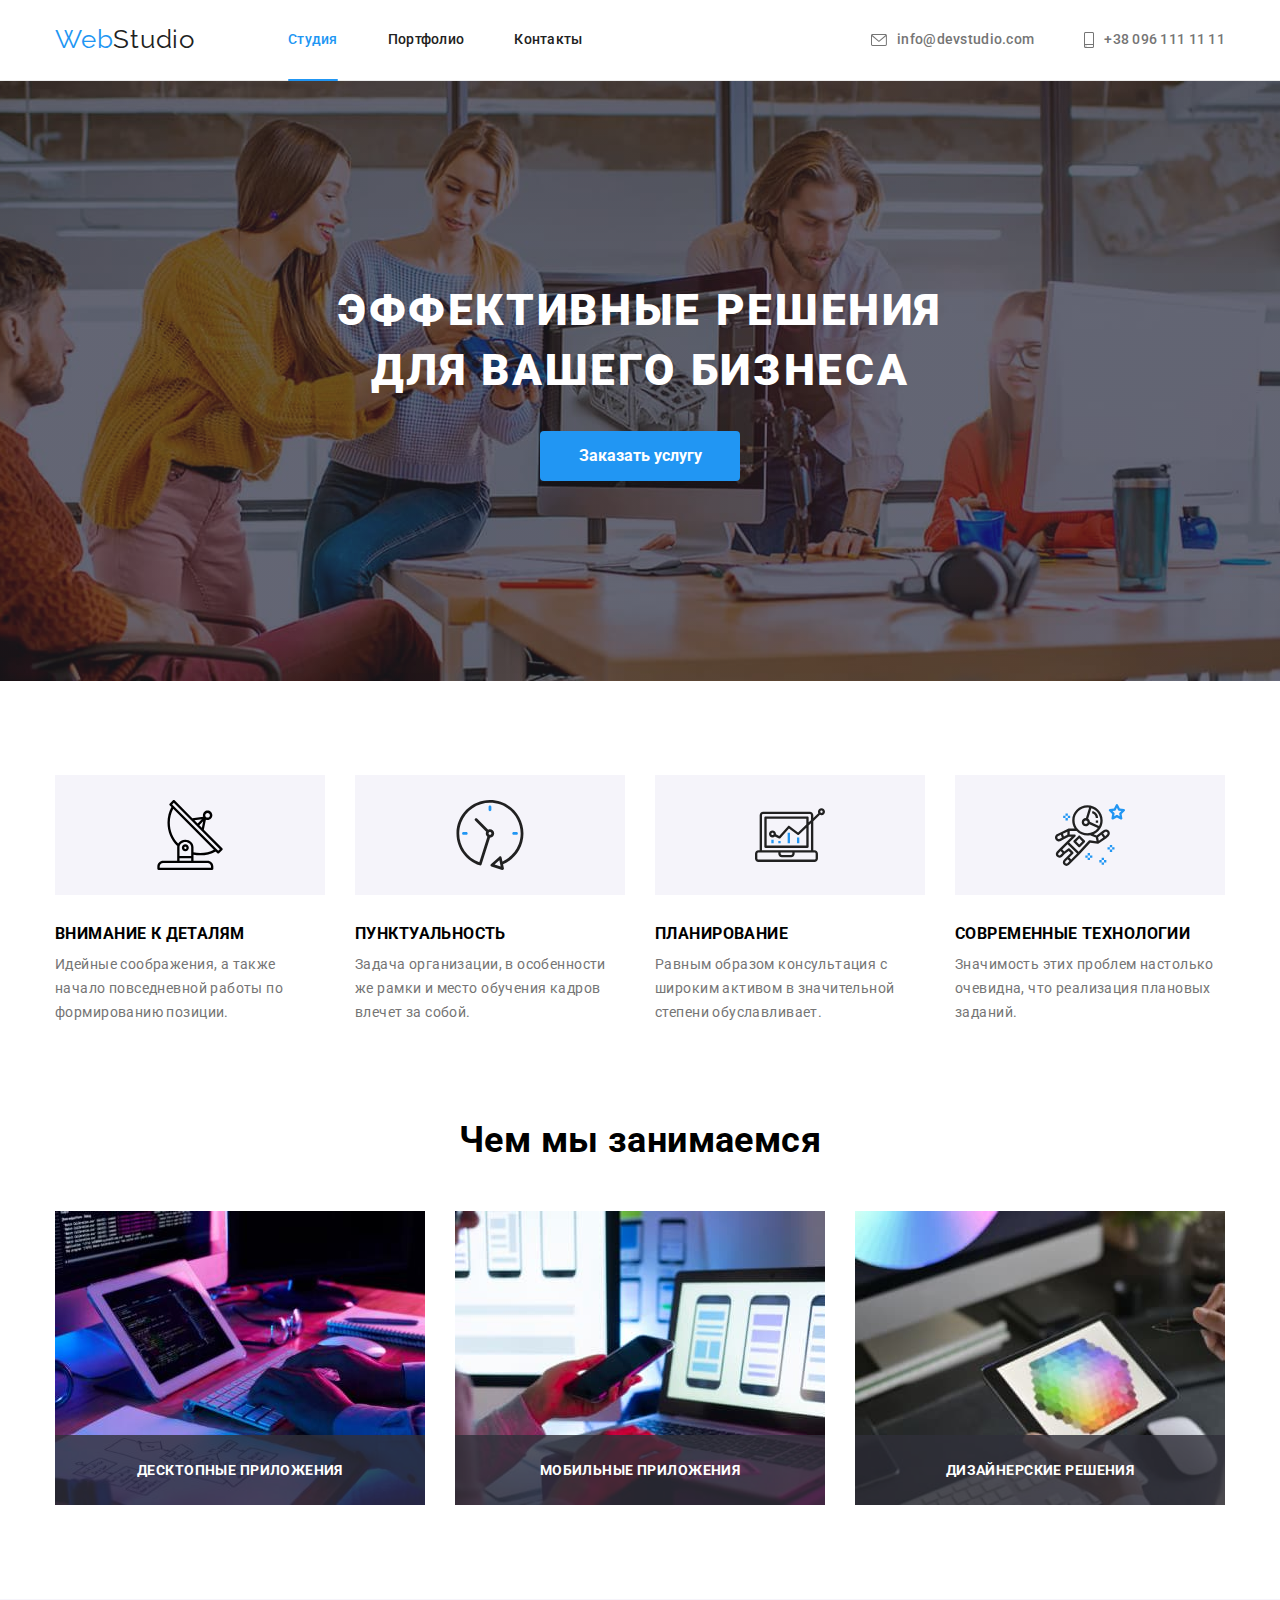
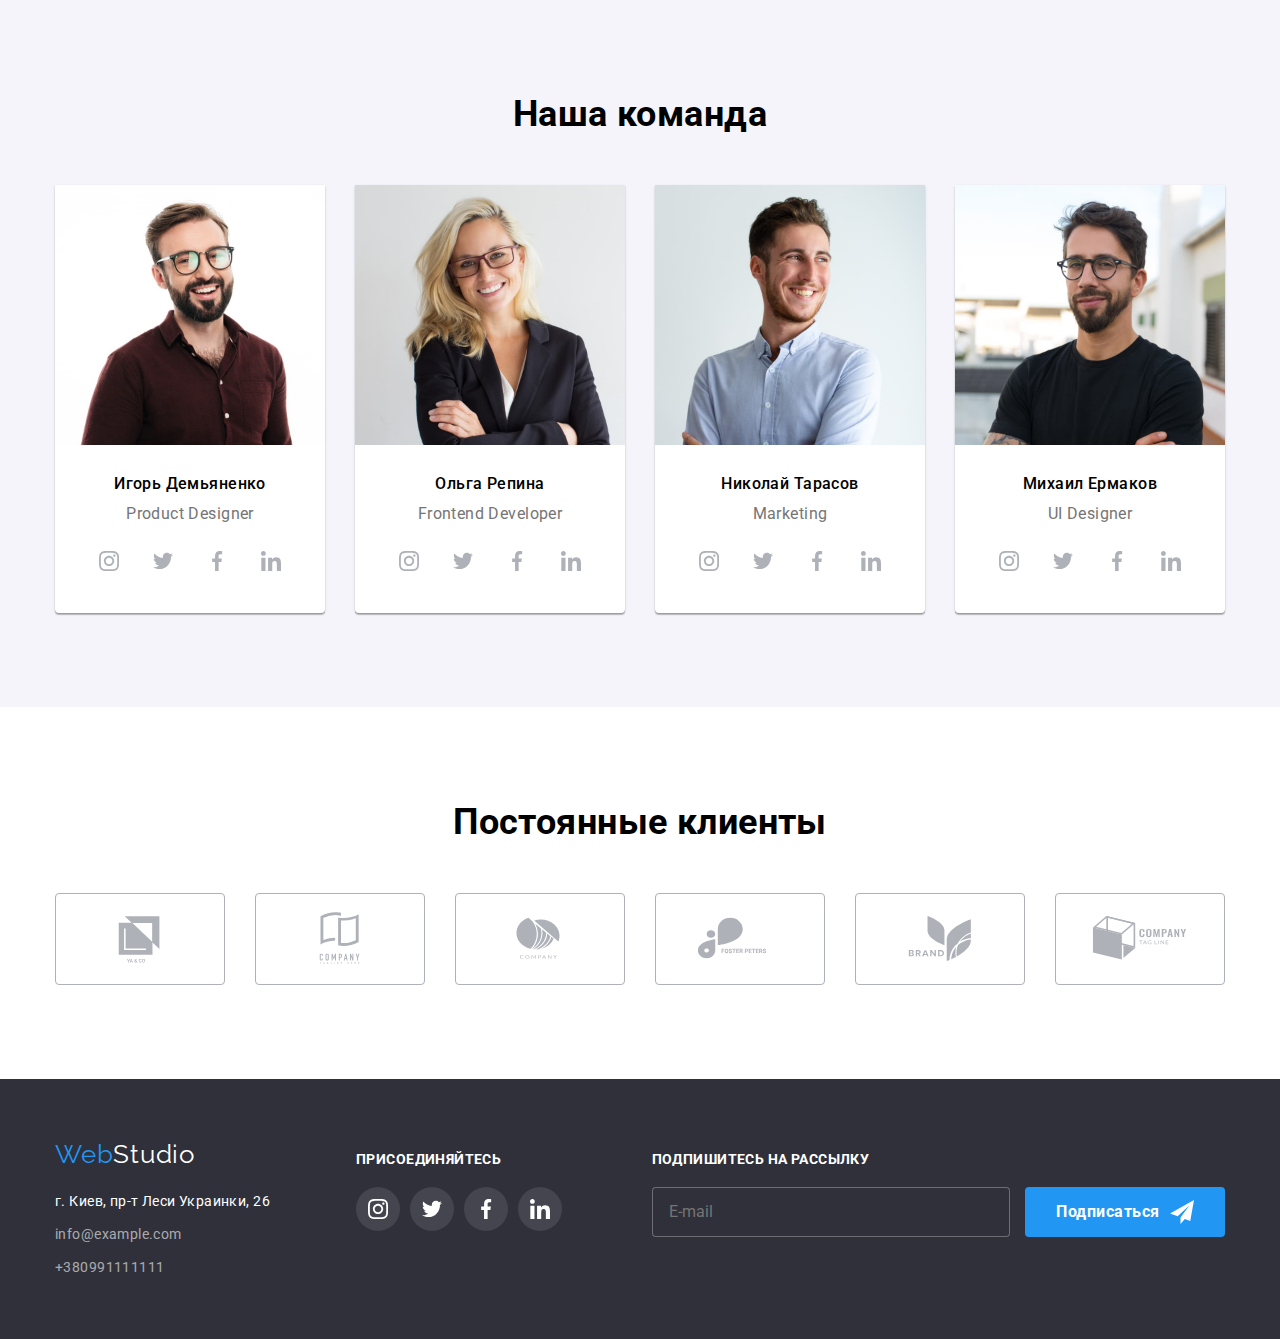
<file: index.html>
<!DOCTYPE html>
<html lang="ru">

<head>
    <meta charset="UTF-8">
    <meta http-equiv="X-UA-Compatible" content="IE=edge">
    <meta name="viewport" content="width=device-width, initial-scale=1.0">
    <title>Document</title>
    <link href="https://fonts.googleapis.com/css2?family=Raleway:wght@700&family=Roboto:wght@400;500;700;900&display=swap"
        rel="stylesheet">
    <link rel="stylesheet" href="https://cdnjs.cloudflare.com/ajax/libs/modern-normalize/1.1.0/modern-normalize.min.css">
    <link rel="stylesheet" href="./css/main.min.css">
</head>
<body class="body">
    <!-- Навигация -->
        <header class="header">
            <div class="container header__box">
                <nav class="nav ">
                    <a href="./index.html" class="nav__logo-link">Web<span class="nav__logo-link--black">Studio</span></a>
                    <ul class="nav__pages-list">
                        <li class="nav__item"><a href="./index.html" class="nav__link nav__link--active">Студия</a></li>
                        <li class="nav__item"><a href="./portfolio.html" class="nav__link ">Портфолио</a></li>
                        <li class="nav__item"><a href="" class="nav__link">Контакты</a></li>
                    </ul>
                </nav>                      
                <ul class="contacts">
                        <li class="contacts__item">                            
                            <a href="" class="contacts__link">
                                <svg class="contacts__icon" width="16" height="12">
                                    <use href="./images/icons.svg#icon-envelope"></use>
                                </svg>info@devstudio.com  
                               </a>
                        </li>                                                   
                        <li class="contacts__item"><a href="" class="contacts__link">
                            <svg class="contacts__icon" width="10" height="16">
                                <use href="./images/icons.svg#icon-smartphone"></use>
                            </svg>+38 096 111 11 11</a>
                        </li>
                </ul>
            </div>
        </header>
        <main>
            <!-- Hero -->
            <section class="hero-section">
                <div class="container">
                    <h1 class="hero__title">Эффективные решения<br>для вашего бизнеса</h1>
                    <button type="button" class="button" data-modal-open>Заказать услугу</button>
                </div>
            </section>
            <!-- Преимущества -->
            <section class="pros section ">
                <div class="container">
                    <ul class="pros__list ">
                        <li class="pros__item">
                            <div class="pros__icon">
                                <svg width="70" height="70">
                                    <use href="./images/icons.svg#icon-antenna"></use>
                                </svg>
                            </div>
                            <h3 class="pros__description">Внимание к деталям</h3>
                            <p class="pros__text">Идейные соображения, а также начало повседневной работы по формированию позиции.</p>
                        </li>
                        <li class="pros__item">
                            <div class="pros__icon">
                                <svg width="70" height="70">
                                    <use href="./images/icons.svg#icon-clock"></use>
                                </svg>
                            </div>
                            <h3 class="pros__description">Пунктуальность</h3>
                            <p class="pros__text">Задача организации, в особенности же рамки и место обучения кадров влечет за собой.</p>
                        </li>
                        <li class="pros__item">
                            <div class="pros__icon">
                                <svg width="70" height="70">
                                    <use href="./images/icons.svg#icon-diagram"></use>
                                </svg>
                            </div>
                            <h3 class="pros__description">Планирование</h3>
                            <p class="pros__text">Равным образом консультация с широким активом в значительной степени обуславливает.</p>
                        </li>
                        <li class="pros__item">
                            <div class="pros__icon">
                                <svg width="70" height="70">
                                    <use href="./images/icons.svg#icon-astronaut"></use>
                                </svg>
                            </div>
                            <h3 class="pros__description">Современные технологии</h3>
                            <p class="pros__text">Значимость этих проблем настолько очевидна, что реализация плановых заданий.</p>
                        </li>
                    </ul>
                </div>
            </section>
            <!-- Чем мы занимаемся -->
            <section class="services__section"> 
                <div class="container">
                    <h2 class="service__title">Чем мы занимаемся</h2>
                    <ul class="service__list ">
                        <li class="service__item">
                            <img src="./images/img.jpg" width="370" height="294" alt="Рабочий процесс создания разметки">
                            <div class="service__description"> 
                                <p class="service__text">Десктопные приложения</p>
                            </div>
                        </li>
                        <li class="service__item">
                            <img src="./images/img2.jpg" width="370" height="294" alt="Разметка интерфейса мобильной версии">
                            <div class="service__description"> 
                                <p class="service__text">Мобильные приложения</p>
                            </div> 
                        </li>
                        <li class="service__item">
                            <img src="./images/img3.jpg" width="370" height="294" alt="Цветовая палитра">
                            <div class="service__description"> 
                                <p class="service__text">Дизайнерские решения</p>
                            </div>
                        </li>
                    </ul>
                </div>
               
            </section>
            <!-- Команда -->
            <section class="team section">
                <div class="container">
                    <h2 class="team__title">Наша команда</h2>
                    <ul class="team-members ">
                        <li class="team-members__item">
                            <img src="./images/pic4.jpg" class="team-members__photo" width="270" height="260" alt="Продакт Дизайнер Игорь Демьяненко ">
                            <div class="team-members__info">
                                <h3 class="team-members__name">Игорь Демьяненко</h3>
                                <p class="team-members__position">Product Designer</p>
                                <ul class="social-media ">
                                    <li class="social-media__item">
                                        <a class="social-media__link" href="">
                                            <svg class="social-media__icon" width="20" height="20">
                                                <use  href="./images/icons.svg#icon-instagram"></use>
                                            </svg>
                                        </a>
                                    </li>
                                    <li class="social-media__item">
                                        <a class="social-media__link" href="">
                                            <svg class="social-media__icon" width="20" height="20">
                                                <use href="./images/icons.svg#icon-twitter"></use>
                                            </svg>
                                        </a>
                                    </li>
                                    <li class="social-media__item">
                                        <a class="social-media__link" href="">
                                            <svg class="social-media__icon" width="20" height="20">
                                                <use href="./images/icons.svg#icon-facebook"></use>
                                            </svg>
                                        </a>
                                    </li>
                                    <li class="social-media__item">
                                        <a class="social-media__link" href="">
                                            <svg class="social-media__icon" width="20" height="20">
                                                <use href="./images/icons.svg#icon-linkedin"></use>
                                            </svg>
                                        </a>
                                </ul>
                            </div>
                        </li>
                        <li class="team-members__item">
                            <img src="./images/pic1.jpg" class="team-members__photo" width="270" height="260" alt="Фронтенд Девелопер Ольга Репина">
                            <div class="team-members__info">
                                <h3 class="team-members__name">Ольга Репина</h3>
                                <p class="team-members__position">Frontend Developer</p>
                                <ul class="social-media ">
                                    <li class="social-media__item"><a class="social-media__link" href="">
                                            <svg class="social-media__icon" width="20" height="20">
                                                <use href="./images/icons.svg#icon-instagram"></use>
                                            </svg>
                                        </a>
                                    </li>
                                    <li class="social-media__item">
                                        <a class="social-media__link" href="">
                                            <svg class="social-media__icon" width="20" height="20">
                                                <use href="./images/icons.svg#icon-twitter"></use>
                                            </svg>
                                        </a>
                                    </li>
                                    <li class="social-media__item">
                                        <a class="social-media__link" href="">
                                            <svg class="social-media__icon" width="20" height="20">
                                                <use href="./images/icons.svg#icon-facebook"></use>
                                            </svg>
                                        </a>
                                    </li>
                                    <li class="social-media__item">
                                        <a class="social-media__link" href="">
                                            <svg class="social-media__icon" width="20" height="20">
                                                <use href="./images/icons.svg#icon-linkedin"></use>
                                            </svg>
                                        </a>
                                </ul>
                            </div>
                        </li>
                        <li class="team-members__item">
                            <img src="./images/piс3.jpg" class="team-members__photo" width="270" height="260" alt="Маркетинг -- Николай Тарасов">
                            <div class="team-members__info">
                                <h3 class="team-members__name">Николай Тарасов</h3>
                                <p class="team-members__position">Marketing</p>
                                <ul class="social-media ">
                                    <li class="social-media__item"><a class="social-media__link" href="">
                                            <svg class="social-media__icon" width="20" height="20">
                                                <use href="./images/icons.svg#icon-instagram"></use>
                                            </svg>
                                        </a>
                                    </li>
                                    <li class="social-media__item">
                                        <a class="social-media__link" href="">
                                            <svg class="social-media__icon" width="20" height="20">
                                                <use href="./images/icons.svg#icon-twitter"></use>
                                            </svg>
                                        </a>
                                    </li>
                                    <li class="social-media__item">
                                        <a class="social-media__link" href="">
                                            <svg class="social-media__icon" width="20" height="20">
                                                <use href="./images/icons.svg#icon-facebook"></use>
                                            </svg>
                                        </a>
                                    </li>
                                    <li class="social-media__item">
                                        <a class="social-media__link" href="">
                                            <svg class="social-media__icon" width="20" height="20">
                                                <use href="./images/icons.svg#icon-linkedin"></use>
                                            </svg>
                                        </a>
                                </ul>
                            </div>
                        </li>
                        <li class="team-members__item">
                            <img src="./images/pic2.jpg" class="team-members__photo" width="270" height="260"
                                alt="Дизайнер пользовательского интерфейса Михаил Ермаков">
                            <div class="team-members__info">
                                <h3 class="team-members__name">Михаил Ермаков</h3>
                                <p class="team-members__position">UI Designer</p>
                                <ul class="social-media ">
                                    <li class="social-media__item"><a class="social-media__link" href="">
                                            <svg class="social-media__icon" width="20" height="20">
                                                <use href="./images/icons.svg#icon-instagram"></use>
                                            </svg>
                                        </a>
                                    </li>
                                    <li class="social-media__item">
                                        <a class="social-media__link" href="">
                                            <svg class="social-media__icon" width="20" height="20">
                                                <use href="./images/icons.svg#icon-twitter"></use>
                                            </svg>
                                        </a>
                                    </li>
                                    <li class="social-media__item">
                                        <a class="social-media__link" href="">
                                            <svg class="social-media__icon" width="20" height="20">
                                                <use href="./images/icons.svg#icon-facebook"></use>
                                            </svg>
                                        </a>
                                    </li>
                                    <li class="social-media__item">
                                        <a class="social-media__link" href="">
                                            <svg class="social-media__icon" width="20" height="20">
                                                <use href="./images/icons.svg#icon-linkedin"></use>
                                            </svg>
                                        </a>
                                </ul>
                            </div>
                        </li>
                    </ul>
                </div>             
            </section>
            <section class="clients section">
                <div class="container">
                    <h2 class="clients__title">Постоянные клиенты</h2>
                    <ul class="clients__list">
                        <li class="clients__item">
                            <a class="clients__link" href="">
                                <svg class="clients__icon" width="106" height="60">
                                    <use href="./images/icons.svg#icon-logoyaco"></use>
                                </svg>
                            </a>
                        </li>
                        <li class="clients__item">
                            <a class="clients__link" href="">
                                <svg class="clients__icon" width="106" height="60">
                                    <use href="./images/icons.svg#icon-companylogo"></use>
                                </svg>
                            </a>
                        </li>
                        <li class="clients__item">
                            <a class="clients__link" href="">
                                <svg class="clients__icon" width="106" height="60">
                                    <use href="./images/icons.svg#icon-group"></use>
                                </svg>
                            </a>
                        </li>
                        <li class="clients__item">
                            <a class="clients__link" href="">
                                <svg class="clients__icon" width="106" height="60">
                                    <use href="./images/icons.svg#icon-foster"></use>
                                </svg>
                            </a>
                        </li>
                        <li class="clients__item">
                            <a class="clients__link" href="">
                                <svg class="clients__icon" width="106" height="60">
                                    <use href="./images/icons.svg#icon-brand"></use>
                                </svg>
                            </a>
                        </li>
                        <li class="clients__item">
                            <a class="clients__link" href="">
                                <svg class="clients__icon" width="106" height="60">
                                    <use href="./images/icons.svg#icon-cubelogo"></use>
                                </svg>
                            </a>
                        </li>
                    </ul>
                </div>

            </section>
        </main>
        <!-- Футер -->
        <footer class="footer">
            <div class="footer__box container">
                <div class="footer__info">
                    <div class="footer__logo">
                        <a href="./index.html" class="footer__logo-link">Web<span class="footer__logo-link--white">Studio</span></a>
                    </div>
                    
                    <address class="footer__address">
                        <p class="footer__address-info">г. Киев, пр-т Леси Украинки, 26</p>
                        <div class="footer__contacts">
                            <a href="mailto:info@example.com" class="footer__contacts_info">info@example.com</a>
                            <a href="tel:+380991111111" class="footer__contacts_info">+380991111111</a>
                        </div>
                    </address>
                </div>
                <div class="join-us">
                    <h3 class="join-us__text">Присоединяйтесь</h3>
                    <ul class="footer__social-media  ">
                        <li class="footer__social-media-item">
                            <a class="footer__social-media-link" href="">
                                <svg class="footer__icon" width="20" height="20">
                                    <use href="./images/icons.svg#icon-instagram"></use>
                                </svg>
                            </a>
                        </li>
                        <li class="footer__social-media-item">
                            <a class="footer__social-media-link" href="">
                                <svg class="footer__icon" width="20" height="20">
                                    <use href="./images/icons.svg#icon-twitter"></use>
                                </svg>
                            </a>
                        </li>
                        <li class="footer__social-media-item">
                            <a class="footer__social-media-link" href="">
                                <svg class="footer__icon" width="20" height="20">
                                    <use href="./images/icons.svg#icon-facebook"></use>
                                </svg>
                            </a>
                        </li>
                        <li class="footer__social-media-item">
                            <a class="footer__social-media-link" href="">
                                <svg class="footer__icon" width="20" height="20">
                                    <use href="./images/icons.svg#icon-linkedin"></use>
                                </svg>
                            </a>
                        </li>
                    </ul>
                </div>
                <div class="follow">
                    <h3 class="follow__text">Подпишитесь на рассылку</h3>
                    <form class="follow__form">
                        <label class="follow__label" for="follow"></label>
                        <input class="follow__input" type="email" name="follow" id="follow" placeholder="E-mail">
                        <button class="follow__button" type="submit">
                            <span>Подписаться</span> 
                            <svg class="follow__icon" width="24" height="24">
                                <use href="./images/icons.svg#icon-send"></use>
                            </svg>
                        </button>
                    </form>
                </div>
                
            </div>                  
        </footer>
        <div class="backdrop backdrop__is-hidden" data-modal>
            <div class="modal">
                <button class="close-button" type="button" data-close-button>
                    <span class="close-button__icon-box">
                        <svg class="close-button__icon" width="18" height="18">
                            <use href="./images/icons.svg#close-button__icon"></use>
                        </svg>
                    </span>
                   
                </button>
                <div class="modal__form-container">
                    <p class="modal__callback-text">Оставьте свои данные, мы вам перезвоним</p>
                    <form class="modal__form">
                        <div class="modal__field-container">
                            <label class="modal__label" for="name">Имя</label>
                            <div class="modal__input-container">
                                <input class="modal__input" type="text" name="name" id="name">
                                <svg class="modal__icon" width="18" height="18">
                                    <use href="./images/icons.svg#icon-person"> </use>
                                </svg>
                            </div>
                        </div>
                                               
                        <div class="modal__field-container">   
                            <label class="modal__label" for="tel">Телефон</label>
                            <div class="modal__input-container">
                                <input class="modal__input" type="tel" name="tel" id="tel">
                                <svg class="modal__icon" width="18" height="18">
                                    <use href="./images/icons.svg#icon-phone-modal"></use>
                                </svg>
                            </div>
                            
                        </div>
                                                
                        <div class="modal__field-container">
                            <label class="modal__label" for="email">Почта</label>
                            <div class="modal__input-container">
                                <input class="modal__input" type="email" name="email" id="email">
                                <svg class="modal__icon" width="18" height="18">
                                    <use href="./images/icons.svg#icon-email-modal"></use>
                                </svg>
                            </div>
                           
                        </div>
                        
                        <div class="modal__field-container">
                            <label class="modal__label" for="comment">Комментарий</label>
                            <textarea class="modal__comments" name="comment" id="comment" cols="30" rows="10" placeholder="Введите текст"></textarea>
                        </div>                       
                                        
                        <div class="modal__checkbox">
                            <label class="modal__checkbox-label" for="policy">
                                <input class="modal__checkbox-input" type="checkbox" name="policy" id="policy">
                                <span class="modal__checkbox-icon"></span>
                                <span class="modal__policy-text">Соглашаюсь с рассылкой и принимаю <a class="modal__terms" href="">Условия договора</a></span> 
                                <svg class="modal__icon-checked" width="16" height="15">
                                    <use href="./images/icons.svg#icon-check"></use>
                                </svg>                                                                                       
                            </label>
                        </div>
                           
                                          
                        <button class="submit-button" type="submit">Отправить</button>
                    </form>
                </div>
            </div>
        </div>
        <script src="./js/modal.js"></script>
    </body>
</html>
</file>
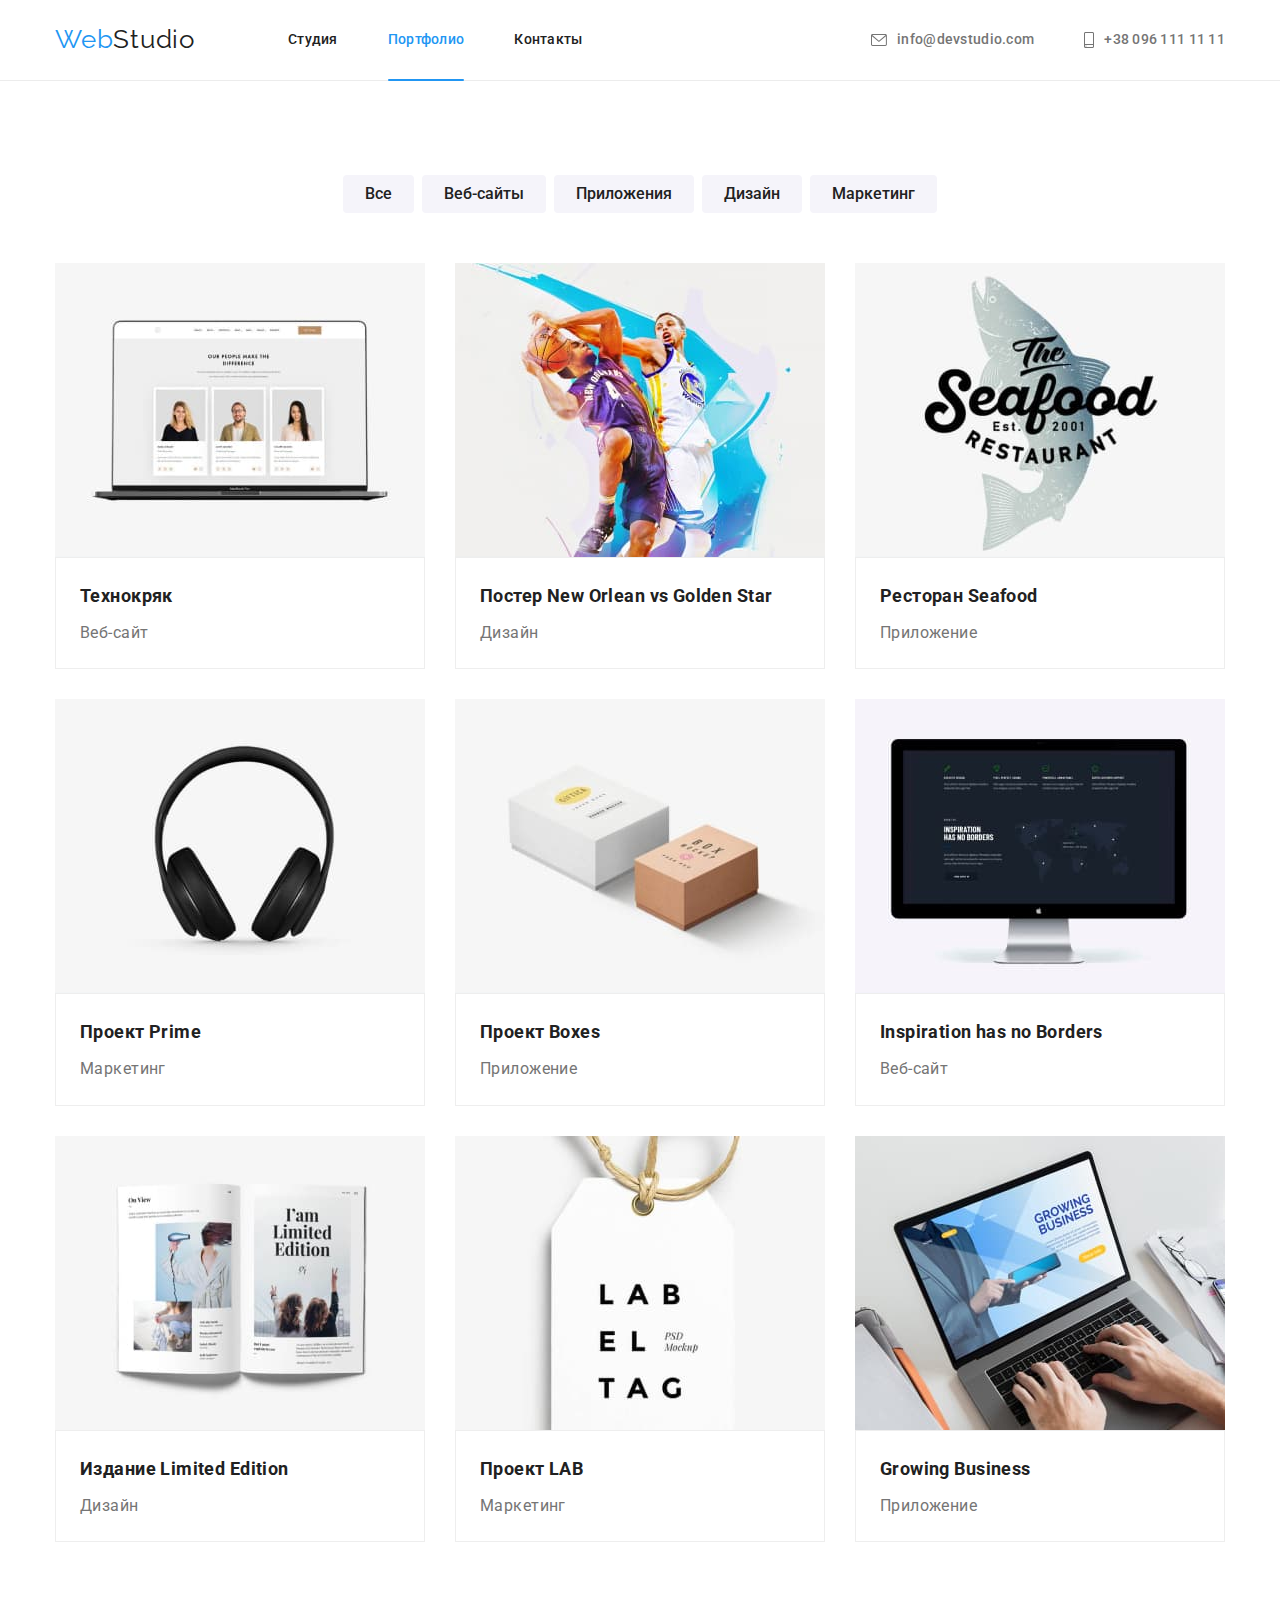
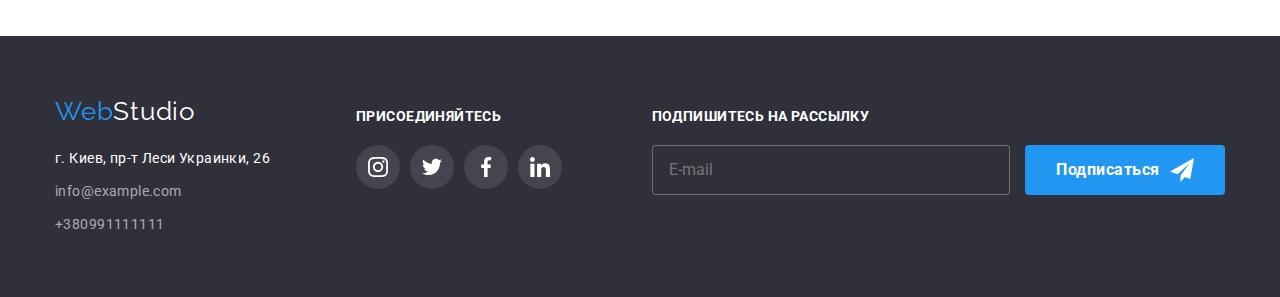
<file: portfolio.html>
<!DOCTYPE html>
<html lang="ru">
<head>
    <meta charset="UTF-8">
    <meta http-equiv="X-UA-Compatible" content="IE=edge">
    <meta name="viewport" content="width=device-width, initial-scale=1.0">
    <title>Document</title>
    <link rel="preconnect" href="https://fonts.googleapis.com">
    <link rel="preconnect" href="https://fonts.gstatic.com" crossorigin>
    <link href="https://fonts.googleapis.com/css2?family=Raleway:wght@700&family=Roboto:wght@400;500;700;900&display=swap"
        rel="stylesheet">
    <link rel="stylesheet" href="https://cdnjs.cloudflare.com/ajax/libs/modern-normalize/1.1.0/modern-normalize.min.css">
    <link rel="stylesheet" href="./css/main.min.css">
</head>
<body class="body">
     <!-- навигация -->
<header class="header">
    <div class="container header__box">
        <nav class="nav ">
            <a href="./index.html" class="nav__logo-link">Web<span class="nav__logo-link--black">Studio</span></a>
            <ul class="nav__pages-list">
                <li class="nav__item"><a href="./index.html" class="nav__link">Студия</a></li>
                <li class="nav__item"><a href="./portfolio.html" class="nav__link nav__link--active">Портфолио</a></li>
                <li class="nav__item"><a href="" class="nav__link">Контакты</a></li>
            </ul>
        </nav>
        <ul class="contacts">
            <li class="contacts__item">
                <a href="" class="contacts__link">
                    <svg class="contacts__icon" width="16" height="12">
                        <use href="./images/icons.svg#icon-envelope"></use>
                    </svg>info@devstudio.com
                </a>
            </li>
            <li class="contacts__item"><a href="" class="contacts__link">
                    <svg class="contacts__icon" width="10" height="16">
                        <use href="./images/icons.svg#icon-smartphone"></use>
                    </svg>+38 096 111 11 11</a>
            </li>
        </ul>
    </div>
</header>
    <main>
        <!-- Фильтр -->
        <section class="projects section">
            <div class="container">
                <ul class="projects__filter">
                    <li class="projects__filter-item"><button type="button" class="projects__filter-button">Все</button></li>
                    <li class="projects__filter-item"><button type="button" class="projects__filter-button">Веб-сайты</button></li>
                    <li class="projects__filter-item"><button type="button" class="projects__filter-button">Приложения</button></li>
                    <li class="projects__filter-item"><button type="button" class="projects__filter-button">Дизайн</button></li>
                    <li class="projects__filter-item"><button type="button" class="projects__filter-button">Маркетинг</button></li>
                </ul>
                                
                <!-- Проджекты -->
                <ul class="card">
                    <li class="card__item"> 
                        <a class="card__link" href="">
                            <div class="card__image-container">
                                <img src="./images/image1.jpg" class="poster" width="370" height="294" alt="Ноутбук с открытой страницей команды">
                                <div class="card__thumb">
                                    <p class="card__thumb-text">Технокряк это современная площадка распространения коронавируса. Компании используют эту платформу для цифрового
                                    шпионажа и атак на защищённые сервера конкурентов.</p>
                                </div>
                            </div>
                            <div class="card__description">
                                <h3 class="card__project-name">Технокряк</h3>
                                <p class="card__text">Веб-сайт</p>
                            </div>
                        </a>
                        
            
                    </li>
                    <li class="card__item">
                        <a class="card__link" href="">
                            <div class="card__image-container">
                                <img src="./images/image2.jpg" class="poster" width="370" height="294" alt="Два парня играют в волейбол">
                                <div class="card__thumb">
                                    <p class="card__thumb-text">Технокряк это современная площадка распространения коронавируса. Компании используют эту
                                        платформу для цифрового
                                        шпионажа и атак на защищённые сервера конкурентов.</p>
                                </div>
                            </div>
                            <div class="card__description">
                                <h3 class="card__project-name">Постер New Orlean vs Golden Star</h3>
                                <p class="card__text">Дизайн</p>
                            </div>
                        </a>
                        
            
                    </li>
                    <li class="card__item">
                        <a class="card__link" href="">
                            <div class="card__image-container">
                                <img src="./images/image3.jpg" class="poster" width="370" height="294" alt="Лого ресторана сифуд">
                                <div class="card__thumb">
                                    <p class="card__thumb-text">Технокряк это современная площадка распространения коронавируса. Компании используют эту платформу для цифрового
                                    шпионажа и атак на защищённые сервера конкурентов.</p>
                                </div>
                            </div>
                            <div class="card__description">
                                <h3 class="card__project-name">Ресторан Seafood</h3>
                                <p class="card__text">Приложение</p>
                            </div>
                        </a>
                       
            
                    </li>
                    <li class="card__item">
                        <a class="card__link" href="">
                            <div class="card__image-container">
                                <img src="./images/image4.jpg" class="poster" width="370" height="294" alt="Черные наушники">
                                <div class="card__thumb">
                                    <p class="card__thumb-text">Технокряк это современная площадка распространения коронавируса. Компании используют эту платформу для цифрового
                                    шпионажа и атак на защищённые сервера конкурентов.</p>
                                </div>
                            </div>
                            <div class="card__description">
                                <h3 class="card__project-name">Проект Prime</h3>
                                <p class="card__text">Маркетинг</p>
                            </div>
                        </a>
                        
            
                    </li>
                    <li class="card__item">
                        <a class="card__link" href="">
                        <div class="card__image-container">
                            <img src="./images/image5.jpg" class="poster" width="370" height="294" alt="Две коробки">
                            <div class="card__thumb">
                                    <p class="card__thumb-text">Технокряк это современная площадка распространения коронавируса. Компании используют эту платформу для цифрового
                                    шпионажа и атак на защищённые сервера конкурентов.</p>
                                </div>
                        </div>
                        <div class="card__description">
                            <h3 class="card__project-name">Проект Boxes</h3>
                            <p class="card__text">Приложение</p>
                        </div>
                        </a>
                        
            
                    </li>
                    <li class="card__item">
                        <a class="card__link" href="" >
                            <div class="card__image-container">
                                <img src="./images/image6.jpg" class="poster" width="370" height="294" alt="Монитор с открытым сайтом">
                                <div class="card__thumb">
                                    <p class="card__thumb-text">Технокряк это современная площадка распространения коронавируса. Компании используют эту платформу для цифрового
                                    шпионажа и атак на защищённые сервера конкурентов.</p>
                                </div>
                            </div>
                            <div class="card__description">
                                <h3 class="card__project-name">Inspiration has no Borders</h3>
                                <p class="card__text">Веб-сайт</p>
                            </div>
                        </a>
                        
            
                    </li>
                    <li class="card__item">
                        <a class="card__link" href="" >
                            <div class="card__image-container">
                                <img src="./images/image7.jpg" class="poster" width="370" height="294" alt="Открытая книга">
                                <div class="card__thumb">
                                    <p class="card__thumb-text">Технокряк это современная площадка распространения коронавируса. Компании используют эту платформу для цифрового
                                    шпионажа и атак на защищённые сервера конкурентов.</p>
                                </div>
                            </div>
                            <div class="card__description">
                                <h3 class="card__project-name">Издание Limited Edition</h3>
                                <p class="card__text">Дизайн</p>
                            </div>
                        </a>
                       
            
                    </li>
                    <li class="card__item">
                        <a class="card__link" href="" >
                            <div class="card__image-container">
                                <img src="./images/image8.jpg" class="poster" width="370" height="294" alt="Лейба с названием компании">
                                <div class="card__thumb">
                                    <p class="card__thumb-text">Технокряк это современная площадка распространения коронавируса. Компании используют эту платформу для цифрового
                                    шпионажа и атак на защищённые сервера конкурентов.</p>
                                </div>
                            </div>
                            <div class="card__description">
                                <h3 class="card__project-name">Проект LAB</h3>
                                <p class="card__text">Маркетинг</p>
                            </div>
                        </a>
                        
            
                    </li>
                    <li class="card__item">
                        <a class="card__link" href="" >
                            <div class="card__image-container">
                                <img src="./images/image9.jpg" class="poster" width="370" height="294" alt="Работа за ноутбуком">
                                <div class="card__thumb">
                                    <p class="card__thumb-text">Технокряк это современная площадка распространения коронавируса. Компании используют эту платформу для цифрового
                                    шпионажа и атак на защищённые сервера конкурентов.</p>
                                </div>
                            </div>
                            <div class="card__description">
                                <h3 class="card__project-name">Growing Business</h3>
                                <p class="card__text">Приложение</p>
                            </div>
                        </a>
                       
            
                    </li>
                </ul>
            </div>
            
        </section>
    </main>
    <!-- футер -->
        <footer class="footer">
            <div class="container footer__box">
                <div class="footer__info">
                    <div class="footer__logo">
                        <a href="./index.html" class="footer__logo-link">Web<span
                                class="footer__logo-link--white">Studio</span></a>
                    </div>
        
                    <address class="footer__address">
                        <p class="footer__address-info">г. Киев, пр-т Леси Украинки, 26</p>
                        <div class="footer__contacts">
                            <a href="mailto:info@example.com" class="footer__contacts_info">info@example.com</a>
                            <a href="tel:+380991111111" class="footer__contacts_info">+380991111111</a>
                        </div>
                    </address>
                </div>
                <div class="join-us">
                    <h3 class="join-us__text">Присоединяйтесь</h3>
                    <ul class="footer__social-media  ">
                        <li class="footer__social-media-item">
                            <a class="footer__social-media-link" href="">
                                <svg class="footer__icon" width="20" height="20">
                                    <use href="./images/icons.svg#icon-instagram"></use>
                                </svg>
                            </a>
                        </li>
                        <li class="footer__social-media-item">
                            <a class="footer__social-media-link" href="">
                                <svg class="footer__icon" width="20" height="20">
                                    <use href="./images/icons.svg#icon-twitter"></use>
                                </svg>
                            </a>
                        </li>
                        <li class="footer__social-media-item">
                            <a class="footer__social-media-link" href="">
                                <svg class="footer__icon" width="20" height="20">
                                    <use href="./images/icons.svg#icon-facebook"></use>
                                </svg>
                            </a>
                        </li>
                        <li class="footer__social-media-item">
                            <a class="footer__social-media-link" href="">
                                <svg class="footer__icon" width="20" height="20">
                                    <use href="./images/icons.svg#icon-linkedin"></use>
                                </svg>
                            </a>
                        </li>
                    </ul>
                </div>
                <div class="follow">
                    <h3 class="follow__text">Подпишитесь на рассылку</h3>
                    <form class="follow__form">
                        <label class="follow__label" for="follow"></label>
                        <input class="follow__input" type="email" name="follow" id="follow" placeholder="E-mail">
                        <button class="follow__button" type="submit">
                            <span>Подписаться</span>
                            <svg class="follow__icon" width="24" height="24">
                                <use href="./images/icons.svg#icon-send"></use>
                            </svg>
                        </button>
                    </form>
                </div>
        
            </div>
        </footer>
</body>

</html>
</file>
<file: css/main.min.css>
html{-webkit-box-sizing:border-box;box-sizing:border-box}*,*::before,*::after{-webkit-box-sizing:inherit;box-sizing:inherit}.body{color:var(--primary-text-color);font-family:Roboto,sans-serif;font-size:14px;letter-spacing:0.03em}h1,h2,h3,h4,h5,h6,p{margin-top:0px;margin-bottom:0px}img{display:block;width:100%;height:auto}ul{list-style:none;margin:0px;padding:0px}.header{-webkit-box-align:center;-ms-flex-align:center;align-items:center;border-bottom:1px solid #ececec}.container{width:1200px;margin-left:auto;margin-right:auto;margin-top:0px;padding:0px 15px}.header__box{display:-webkit-box;display:-ms-flexbox;display:flex;-webkit-box-align:center;-ms-flex-align:center;align-items:center}.nav{display:-webkit-box;display:-ms-flexbox;display:flex;-webkit-box-align:center;-ms-flex-align:center;align-items:center}.nav__logo-link{color:#2196f3;font-family:Raleway;font-size:26px;line-height:1.19;letter-spacing:0.03em;text-decoration:none;margin-right:93px;padding-top:24px;padding-bottom:25px}.nav__logo-link--black{color:#212121}.nav__pages-list{display:-webkit-box;display:-ms-flexbox;display:flex;font-weight:500;line-height:1.14;letter-spacing:0.02em}.nav__item{position:relative;padding-top:32px;padding-bottom:32px;margin-left:50px}.nav__item:first-child{margin-left:0}.nav__link{display:block;color:#212121;letter-spacing:0.02em;text-decoration:none;-webkit-transition-property:color;transition-property:color;-webkit-transition-duration:250ms;transition-duration:250ms;-webkit-transition-timing-function:cubic-bezier(0.4, 0, 0.2, 1);transition-timing-function:cubic-bezier(0.4, 0, 0.2, 1)}.nav__link:hover,.nav__link:focus{color:#2196f3}.nav__link--active{color:#2196f3}.nav__link--active::after{content:"";position:absolute;bottom:-1px;left:0px;height:2px;width:100%;background-color:#2196f3;border-radius:2px}.contacts{display:-webkit-box;display:-ms-flexbox;display:flex;margin-left:auto;font-weight:500;line-height:1.14;margin-top:0px;margin-bottom:0px;padding-left:0px}.contacts__item:not(:first-child){margin-left:50px}.contacts__link{display:-webkit-box;display:-ms-flexbox;display:flex;color:#757575;font-weight:500;letter-spacing:0.02em;text-decoration:none;-webkit-box-align:center;-ms-flex-align:center;align-items:center;padding-top:32px;padding-bottom:32px;-webkit-transition-property:color;transition-property:color;-webkit-transition-duration:250ms;transition-duration:250ms;-webkit-transition-timing-function:cubic-bezier(0.4, 0, 0.2, 1);transition-timing-function:cubic-bezier(0.4, 0, 0.2, 1)}.contacts__link:hover,.contacts__link:focus{color:#2196f3}.contacts__icon{fill:#757575;margin-right:10px;-webkit-transition-property:fill;transition-property:fill;-webkit-transition-duration:250ms;transition-duration:250ms;-webkit-transition-timing-function:cubic-bezier(0.4, 0, 0.2, 1);transition-timing-function:cubic-bezier(0.4, 0, 0.2, 1)}.contacts__link:hover .contacts__icon,.contacts__link:focus .contacts__icon{fill:#2196f3}.hero-section{max-width:1600px;margin:0 auto;background-color:#2f303a;text-align:center;background-image:-webkit-gradient(linear, left top, right top, from(rgba(47,48,58,0.4)), to(rgba(47,48,58,0.4))),url(../images/bcgr.jpg);background-image:linear-gradient(to right, rgba(47,48,58,0.4), rgba(47,48,58,0.4)),url(../images/bcgr.jpg);background-position:center;background-repeat:no-repeat;background-size:cover;padding-top:200px;padding-bottom:200px}.hero__title{color:#fff;font-weight:900;font-size:44px;line-height:1.36;letter-spacing:0.06em;text-align:center;text-transform:uppercase;margin-top:0px;margin-bottom:30px}.button{background-color:#2196f3;color:#fff;font-family:inherit;font-weight:700;font-size:16px;line-height:1.88;cursor:pointer;border-radius:4px;padding:10px 32px;min-width:200px;text-align:center;border:none;-webkit-transition-property:background-color;transition-property:background-color;-webkit-transition-duration:250ms;transition-duration:250ms;-webkit-transition-timing-function:cubic-bezier(0.4, 0, 0.2, 1);transition-timing-function:cubic-bezier(0.4, 0, 0.2, 1)}.button:hover,.button:focus{background-color:#188ce8}.pros{padding-bottom:0px}.section{padding-top:94px;padding-bottom:94px}.pros__list{display:-webkit-box;display:-ms-flexbox;display:flex;-webkit-box-pack:justify;-ms-flex-pack:justify;justify-content:space-between}.pros__item{width:270px}.pros__icon{display:-webkit-box;display:-ms-flexbox;display:flex;background-color:#f5f4fa;-webkit-box-pack:center;-ms-flex-pack:center;justify-content:center;padding-top:25px;padding-bottom:25px;margin-bottom:30px}.pros__description{font-weight:700;line-height:1.14;text-transform:uppercase;margin-top:0px;margin-bottom:10px}.pros__text{color:#757575;line-height:1.7;margin-top:0px;margin-bottom:0px}.services{background-color:#fff}.services__section{padding-top:0;padding-bottom:94px}.service__title,.team__title,.clients__title{font-weight:700;font-size:36px;line-height:1.17;text-align:center;margin-top:0px;margin-bottom:50px}.service__list{display:-webkit-box;display:-ms-flexbox;display:flex;-webkit-box-pack:justify;-ms-flex-pack:justify;justify-content:space-between}.service__item{position:relative}.service__description{position:absolute;bottom:0px;left:0px;width:100%;height:70px;background-color:rgba(47,48,58,0.8);font-weight:700;line-height:1.17;color:#fff;text-align:center;text-transform:uppercase}.service__text{padding-top:27px;padding-bottom:27px}.services{background-color:#fff}.services__section{padding-top:0;padding-bottom:94px}.service__title,.team__title,.clients__title{font-weight:700;font-size:36px;line-height:1.17;text-align:center;margin-top:0px;margin-bottom:50px}.service__list{display:-webkit-box;display:-ms-flexbox;display:flex;-webkit-box-pack:justify;-ms-flex-pack:justify;justify-content:space-between}.service__item{position:relative}.service__description{position:absolute;bottom:0px;left:0px;width:100%;height:70px;background-color:rgba(47,48,58,0.8);font-weight:700;line-height:1.17;color:#fff;text-align:center;text-transform:uppercase}.service__text{padding-top:27px;padding-bottom:27px}.team{background-color:#f5f4fa}.team-members{display:-webkit-box;display:-ms-flexbox;display:flex}.team-members__item{background-color:#fff;-webkit-box-shadow:0px 1px 3px rgba(0,0,0,0.12),0px 1px 1px rgba(0,0,0,0.14),0px 2px 1px rgba(0,0,0,0.2);box-shadow:0px 1px 3px rgba(0,0,0,0.12),0px 1px 1px rgba(0,0,0,0.14),0px 2px 1px rgba(0,0,0,0.2);border-radius:0px 0px 4px 4px;margin-right:30px}.team-members__item:nth-child(4n+4){margin-right:0px}.team-members__info{padding-top:30px;padding-bottom:30px}.team-members__name{font-weight:500;font-size:16px;line-height:1.18;text-align:center;margin-top:0px;margin-bottom:10px}.team-members__position{color:#757575;font-size:16px;line-height:1.19;text-align:center;margin-top:0px;margin-bottom:0px}.social-media{display:-webkit-box;display:-ms-flexbox;display:flex;padding-left:32px;padding-right:32px;margin-top:16px}.social-media__item{display:-webkit-box;display:-ms-flexbox;display:flex;margin-right:10px;-webkit-box-align:center;-ms-flex-align:center;align-items:center;-webkit-box-pack:center;-ms-flex-pack:center;justify-content:center}.social-media__item:last-child{margin-right:0px}.social-media__link{display:-webkit-box;display:-ms-flexbox;display:flex;width:44px;height:44px;border-radius:50%;-webkit-box-align:center;-ms-flex-align:center;align-items:center;-webkit-box-pack:center;-ms-flex-pack:center;justify-content:center;-webkit-transition-property:background-color;transition-property:background-color;-webkit-transition-duration:250ms;transition-duration:250ms;-webkit-transition-timing-function:cubic-bezier(0.4, 0, 0.2, 1);transition-timing-function:cubic-bezier(0.4, 0, 0.2, 1)}.social-media__link:hover,.social-media__link:focus{background-color:#2196f3}.social-media__icon{fill:#afb1b8;-webkit-transition-property:fill;transition-property:fill;-webkit-transition-duration:250ms;transition-duration:250ms;-webkit-transition-timing-function:cubic-bezier(0.4, 0, 0.2, 1);transition-timing-function:cubic-bezier(0.4, 0, 0.2, 1)}.social-media__link:hover .social-media__icon,.social-media__link:focus .social-media__icon{fill:#fff}.clients__list{display:-webkit-box;display:-ms-flexbox;display:flex;height:92px;-webkit-box-align:center;-ms-flex-align:center;align-items:center;-webkit-box-pack:center;-ms-flex-pack:center;justify-content:center}.clients__item{margin-right:30px}.clients__item:last-child{margin-right:0px}.clients__link{display:-webkit-box;display:-ms-flexbox;display:flex;width:170px;height:92px;border:1px solid #afb1b8;border-radius:4px;-webkit-box-align:center;-ms-flex-align:center;align-items:center;-webkit-box-pack:center;-ms-flex-pack:center;justify-content:center;-webkit-transition-property:border;transition-property:border;-webkit-transition-duration:250ms;transition-duration:250ms;-webkit-transition-timing-function:cubic-bezier(0.4, 0, 0.2, 1);transition-timing-function:cubic-bezier(0.4, 0, 0.2, 1)}.clients__link:hover{border:1px solid #2196f3}.clients__icon{fill:#afb1b8;-webkit-transition-property:fill;transition-property:fill;-webkit-transition-duration:250ms;transition-duration:250ms;-webkit-transition-timing-function:cubic-bezier(0.4, 0, 0.2, 1);transition-timing-function:cubic-bezier(0.4, 0, 0.2, 1)}.clients__link:hover .clients__icon{fill:#2196f3}.footer{background-color:#2f303a;padding:60px 0px}.footer__box{display:-webkit-box;display:-ms-flexbox;display:flex;-webkit-box-align:start;-ms-flex-align:start;align-items:flex-start}.footer__info{width:231px}.footer__logo{margin-bottom:20px}.footer__logo-link{color:#2196f3;font-family:Raleway;font-size:26px;line-height:1.19;letter-spacing:0.03em;text-decoration:none;margin-right:93px;padding-top:24px;padding-bottom:25px}.footer__logo-link--white{color:#fff}.footer__address{font-style:normal}.footer__address-info{color:#fff;line-height:1.7;margin-bottom:9px}.footer__contacts{display:-webkit-box;display:-ms-flexbox;display:flex;-webkit-box-orient:vertical;-webkit-box-direction:normal;-ms-flex-direction:column;flex-direction:column}.footer__contacts_info{color:rgba(255,255,255,0.6);line-height:1.7;letter-spacing:0.03em;text-decoration:none}.footer__contacts_info:not(:last-child){margin-bottom:9px}.join-us{margin-left:70px}.join-us__text{font-size:14px;text-transform:uppercase;line-height:1.17;padding-top:12px;margin-bottom:20px;color:#fff}.footer__social-media{display:-webkit-box;display:-ms-flexbox;display:flex}.footer__social-media-item{width:44px}.footer__social-media-item:not(:last-child){margin-right:10px}.footer__social-media-link{display:-webkit-box;display:-ms-flexbox;display:flex;background-color:rgba(255,255,255,0.1);-webkit-box-pack:center;-ms-flex-pack:center;justify-content:center;-webkit-box-align:center;-ms-flex-align:center;align-items:center;height:44px;border-radius:50%;-webkit-transition-property:background-color;transition-property:background-color;-webkit-transition-duration:250ms;transition-duration:250ms;-webkit-transition-timing-function:cubic-bezier(0.4, 0, 0.2, 1);transition-timing-function:cubic-bezier(0.4, 0, 0.2, 1)}.footer__social-media-link:hover,.footer__social-media-link:focus{background-color:#2196f3}.footer__icon{fill:#fff}.follow{margin-left:auto}.follow__text{font-size:14px;text-transform:uppercase;line-height:1.17;padding-top:12px;margin-bottom:20px;color:#fff}.follow__input{width:358px;height:50px;background-color:#2f303a;border:1px solid rgba(255,255,255,0.3);border-radius:4px;padding:15px 16px;color:#fff;margin-right:12px}.follow__input::-webkit-input-placeholder{font-size:16px;line-height:1.25}.follow__input:-ms-input-placeholder{font-size:16px;line-height:1.25}.follow__input::-ms-input-placeholder{font-size:16px;line-height:1.25}.follow__input::placeholder{font-size:16px;line-height:1.25}.follow__button{display:-webkit-inline-box;display:-ms-inline-flexbox;display:inline-flex;-webkit-box-pack:center;-ms-flex-pack:center;justify-content:center;-webkit-box-align:center;-ms-flex-align:center;align-items:center;background-color:#2196f3;color:#fff;border:none;border-radius:4px;font-weight:700;font-size:16px;line-height:1.87;letter-spacing:00.03em;width:200px;height:50px;-webkit-transition:background-color 250ms cubic-bezier(0.4, 0, 0.2, 1);transition:background-color 250ms cubic-bezier(0.4, 0, 0.2, 1)}.follow__button:hover,.follow__button:focus{background-color:#188ce8}.follow__icon{margin-left:10px}.backdrop{position:fixed;top:0;left:0;width:100%;height:100%;background-color:rgba(0,0,0,0.2);opacity:1;-webkit-transition:opacity 250ms cubic-bezier(0.4, 0, 0.2, 1);transition:opacity 250ms cubic-bezier(0.4, 0, 0.2, 1)}.backdrop__is-hidden{visibility:hidden;opacity:0;pointer-events:none}.backdrop__is-hidden .modal{-webkit-transform:translate(-50%, -50%) scale(0.7);transform:translate(-50%, -50%) scale(0.7)}.modal{position:absolute;top:50%;left:50%;min-width:528px;min-height:581px;background-color:#fff;-webkit-transform:translate(-50%, -50%) scale(1);transform:translate(-50%, -50%) scale(1);-webkit-transition:-webkit-transform 250ms cubic-bezier(0.4, 0, 0.2, 1);transition:-webkit-transform 250ms cubic-bezier(0.4, 0, 0.2, 1);transition:transform 250ms cubic-bezier(0.4, 0, 0.2, 1);transition:transform 250ms cubic-bezier(0.4, 0, 0.2, 1), -webkit-transform 250ms cubic-bezier(0.4, 0, 0.2, 1)}.close-button{position:absolute;top:8px;right:8px;background-color:#fff;border:none;cursor:pointer}.close-button__icon-box{display:-webkit-box;display:-ms-flexbox;display:flex;-webkit-box-pack:center;-ms-flex-pack:center;justify-content:center;-webkit-box-align:center;-ms-flex-align:center;align-items:center;width:30px;height:30px;border:1px solid rgba(0,0,0,0.1);border-radius:50%}.close-button__icon{fill:#000;-webkit-transition:fill 250ms cubic-bezier(0.4, 0, 0.2, 1);transition:fill 250ms cubic-bezier(0.4, 0, 0.2, 1)}.close-button:hover .close-button__icon,.close-button:focus .close-button__icon{fill:#2196f3}.modal__form-container{padding:40px}.modal__callback-text{font-size:20px;font-weight:700;margin-bottom:12px}.modal__form{display:-webkit-box;display:-ms-flexbox;display:flex;-webkit-box-orient:vertical;-webkit-box-direction:normal;-ms-flex-direction:column;flex-direction:column;-webkit-box-align:center;-ms-flex-align:center;align-items:center}.modal__field-container{position:relative;display:-webkit-box;display:-ms-flexbox;display:flex;-webkit-box-orient:vertical;-webkit-box-direction:normal;-ms-flex-direction:column;flex-direction:column;margin-bottom:10px}.modal__label{position:relative;margin-bottom:4px;font-size:12px;color:#757575}.modal__input-container{position:relative}.modal__input{width:448px;height:40px;padding-left:42px;border:1px solid rgba(33,33,33,0.2);border-radius:4px;overflow:hidden;-webkit-transition:border 250ms cubic-bezier(0.4, 0, 0.2, 1),outline 250ms cubic-bezier(0.4, 0, 0.2, 1);transition:border 250ms cubic-bezier(0.4, 0, 0.2, 1),outline 250ms cubic-bezier(0.4, 0, 0.2, 1)}.modal__input:focus+.modal__icon{fill:#2196f3}.modal__input:focus{border:1px solid #2196f3;outline:none}.modal__icon{position:absolute;top:50%;-webkit-transform:translateY(-50%);transform:translateY(-50%);left:12px;-webkit-transition:fill 250ms cubic-bezier(0.4, 0, 0.2, 1);transition:fill 250ms cubic-bezier(0.4, 0, 0.2, 1)}.modal__comments{margin-top:4px;margin-bottom:20px;padding-left:16px;padding-top:12px;width:448px;height:120px;border:1px solid rgba(33,33,33,0.2);border-radius:4px;resize:none;-webkit-transition:border 250ms cubic-bezier(0.4, 0, 0.2, 1),outline 250ms cubic-bezier(0.4, 0, 0.2, 1);transition:border 250ms cubic-bezier(0.4, 0, 0.2, 1),outline 250ms cubic-bezier(0.4, 0, 0.2, 1)}.modal__comments::-webkit-input-placeholder{color:rgba(117,117,117,0.5)}.modal__comments:-ms-input-placeholder{color:rgba(117,117,117,0.5)}.modal__comments::-ms-input-placeholder{color:rgba(117,117,117,0.5)}.modal__comments::placeholder{color:rgba(117,117,117,0.5)}.modal__comments:focus{border:1px solid #2196f3;outline:none}.modal__checkbox{margin-bottom:30px}.modal__checkbox-label{display:-webkit-box;display:-ms-flexbox;display:flex;-webkit-box-align:center;-ms-flex-align:center;align-items:center;position:relative;font-size:12px;color:#757575}.modal__checkbox-input{appearance:none;-moz-appearance:none;-webkit-appearance:none;padding-left:24px;position:absolute;visibility:hidden}.modal__checkbox-icon{position:absolute;top:50%;-webkit-transform:translateY(-50%);transform:translateY(-50%);left:0;width:16px;height:15px;border:2px solid #212121;border-radius:2px;cursor:pointer}.modal__policy-text{padding-left:24px;font-size:14px}.modal__terms{color:#2196f3}.modal__icon-checked{position:absolute;top:50%;-webkit-transform:translateY(-50%);transform:translateY(-50%);left:0;border-radius:2px;background-color:#2196f3;opacity:0;cursor:pointer;-webkit-transition:opacity 250ms cubic-bezier(0.4, 0, 0.2, 1);transition:opacity 250ms cubic-bezier(0.4, 0, 0.2, 1)}.modal__checkbox-input:checked ~ .modal__icon-checked{opacity:1}.submit-button{width:200px;height:50px;background-color:#2196f3;border-radius:4px;border:none;color:#ffffff;cursor:pointer;-webkit-box-shadow:0px 4px 4px rgba(0,0,0,0.15);box-shadow:0px 4px 4px rgba(0,0,0,0.15);font-weight:700;font-size:16px;line-height:1.87;letter-spacing:0.06em;-webkit-transition:background-color 250ms cubic-bezier(0.4, 0, 0.2, 1);transition:background-color 250ms cubic-bezier(0.4, 0, 0.2, 1)}.submit-button:hover,.submit-button:focus{background-color:#188ce8}.projects{background-color:#fff}.projects__filter{display:-webkit-box;display:-ms-flexbox;display:flex;-webkit-box-pack:center;-ms-flex-pack:center;justify-content:center;margin-bottom:50px}.projects__filter-item:not(:last-child){margin-right:8px}.projects__filter-button{background-color:#f5f4fa;color:#212121;cursor:pointer;font-family:inherit;font-weight:500;font-size:16px;line-height:1.63;text-align:center;border:none;border-radius:4px;padding:6px 22px;-webkit-transition-property:background-color, color, -webkit-box-shadow;transition-property:background-color, color, -webkit-box-shadow;transition-property:background-color, color, box-shadow;transition-property:background-color, color, box-shadow, -webkit-box-shadow;-webkit-transition-duration:250ms;transition-duration:250ms;-webkit-transition-timing-function:cubic-bezier(0.4, 0, 0.2, 1);transition-timing-function:cubic-bezier(0.4, 0, 0.2, 1)}.projects__filter-button:hover,.projects__filter-button:focus{-webkit-box-shadow:0px 3px 1px rgba(0,0,0,0.1),0px 1px 2px rgba(0,0,0,0.08),0px 2px 2px rgba(0,0,0,0.12);box-shadow:0px 3px 1px rgba(0,0,0,0.1),0px 1px 2px rgba(0,0,0,0.08),0px 2px 2px rgba(0,0,0,0.12);background-color:#2196f3;color:#fff}.card{display:-webkit-box;display:-ms-flexbox;display:flex;-ms-flex-wrap:wrap;flex-wrap:wrap;margin-left:-30px;margin-bottom:-30px}.card:nth-child(3n+1){margin-left:0px}.card__item{-ms-flex-preferred-size:calc(100% / 3 - 30px);flex-basis:calc(100% / 3 - 30px);margin-left:30px;margin-bottom:30px}.card__link{display:block;text-decoration:none;-webkit-transition-property:-webkit-box-shadow;transition-property:-webkit-box-shadow;transition-property:box-shadow;transition-property:box-shadow, -webkit-box-shadow;-webkit-transition-duration:250ms;transition-duration:250ms;-webkit-transition-timing-function:cubic-bezier(0.4, 0, 0.2, 1);transition-timing-function:cubic-bezier(0.4, 0, 0.2, 1)}.card__link:hover,.card__link:focus{-webkit-box-shadow:0px 1px 1px rgba(0,0,0,0.12),0px 4px 4px rgba(0,0,0,0.06),1px 4px 6px rgba(0,0,0,0.16);box-shadow:0px 1px 1px rgba(0,0,0,0.12),0px 4px 4px rgba(0,0,0,0.06),1px 4px 6px rgba(0,0,0,0.16)}.card__image-container{position:relative;overflow:hidden}.card__thumb{position:absolute;top:0;left:0;width:100%;height:100%;background-color:rgba(33,150,243,0.9);font-size:18px;line-height:1.5;color:#fff;-webkit-transform:translateY(100%);transform:translateY(100%);-webkit-transition-property:-webkit-transform;transition-property:-webkit-transform;transition-property:transform;transition-property:transform, -webkit-transform;-webkit-transition-duration:250ms;transition-duration:250ms;-webkit-transition-timing-function:cubic-bezier(0.4, 0, 0.2, 1);transition-timing-function:cubic-bezier(0.4, 0, 0.2, 1)}.card__link:hover .card__thumb,.card__link:focus .card__thumb{-webkit-transform:translate(0, 0);transform:translate(0, 0)}.card__thumb-text{padding:63px 24px}.card__description{padding:20px 24px;border:1px solid #eee}.card__project-name{color:#212121;font-weight:700;font-size:18px;line-height:2;margin-bottom:4px}.card__text{font-size:16px;line-height:1.9;color:#757575}
/*# sourceMappingURL=main.min.css.map */
</file>
